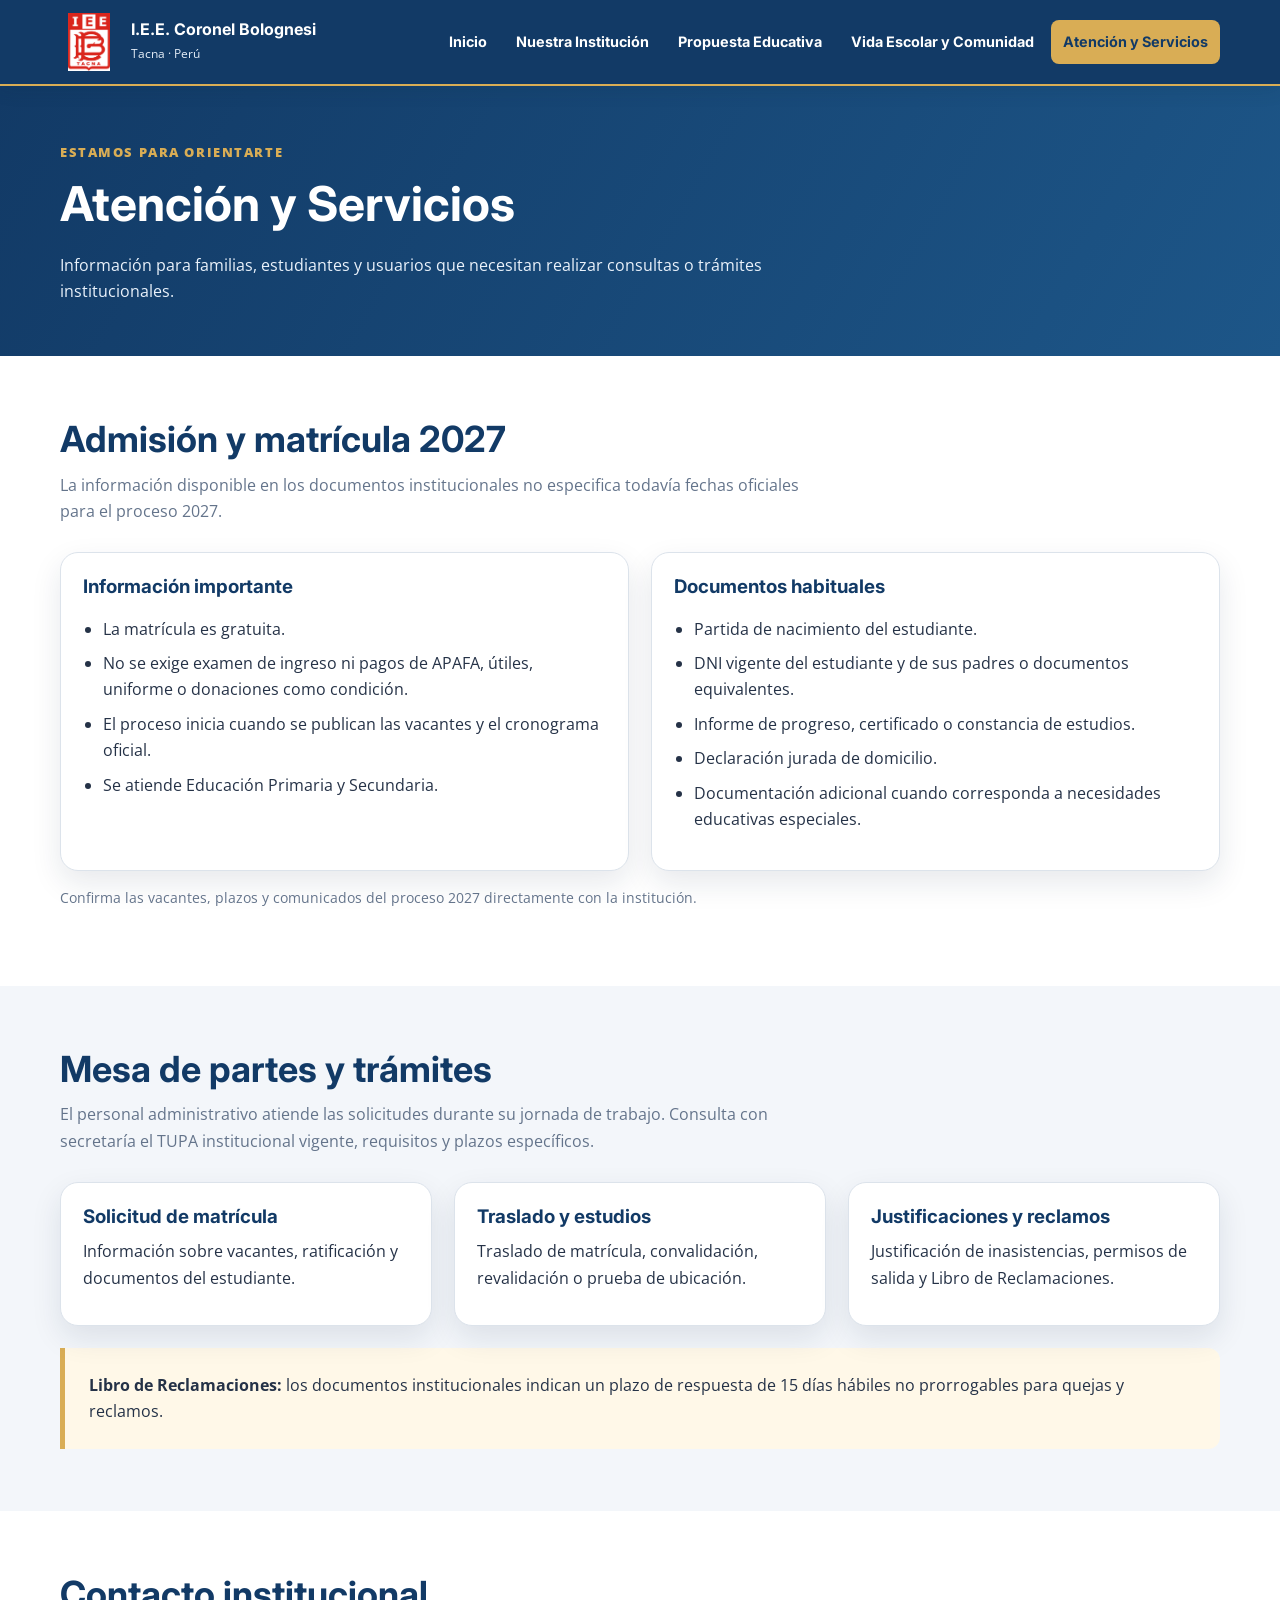
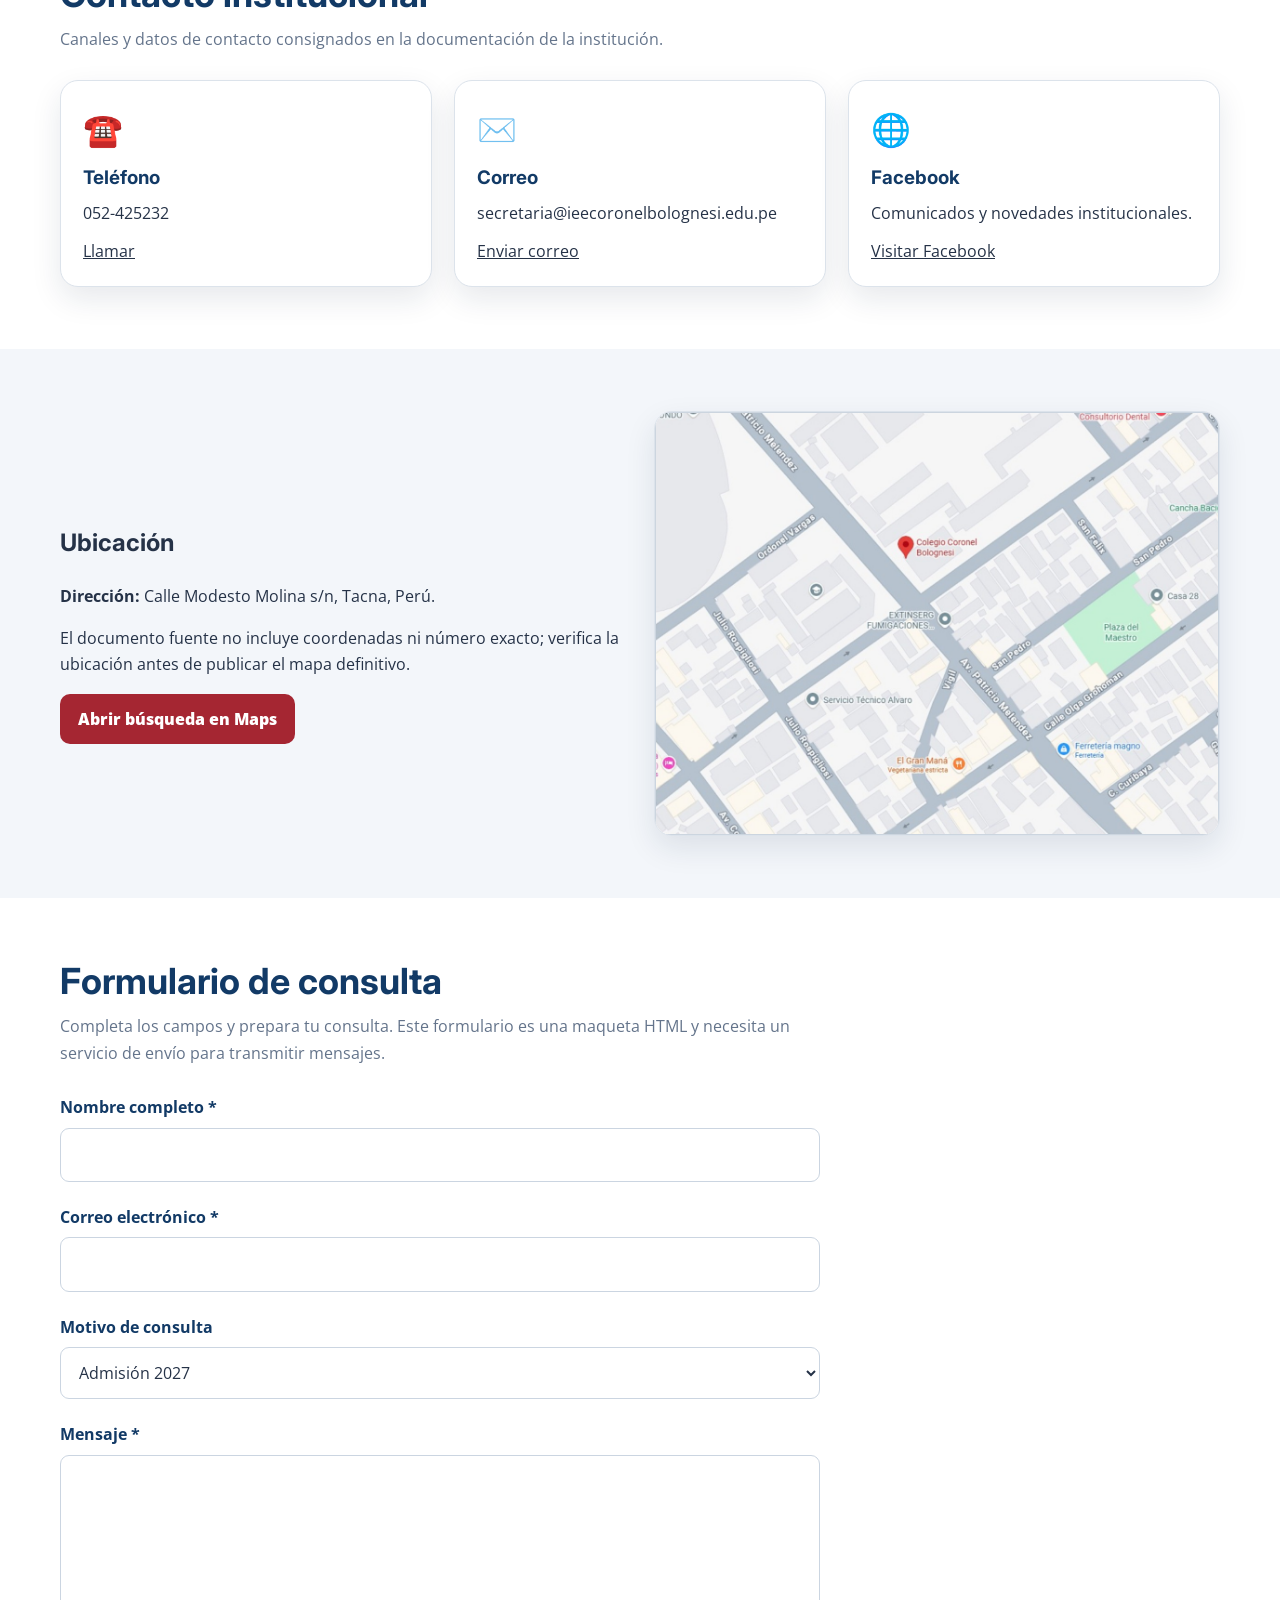
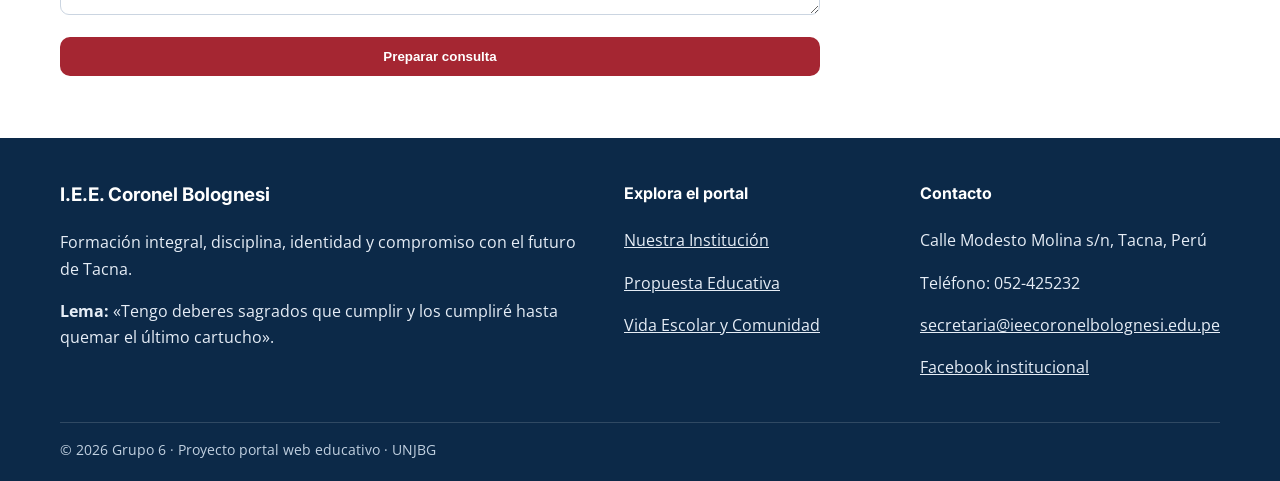
<file: contacto.html>
<!DOCTYPE html>
<html lang="es">
<head>
  <meta charset="UTF-8">
  <meta name="viewport" content="width=device-width, initial-scale=1.0">
  <meta name="description" content="Portal web educativo de la Institución Educativa Emblemática Coronel Bolognesi de Tacna.">
  <title>Atención y Servicios | I.E.E. Coronel Bolognesi</title>
  <link rel="preconnect" href="https://fonts.googleapis.com">
  <link rel="preconnect" href="https://fonts.gstatic.com" crossorigin>
  <link href="https://fonts.googleapis.com/css2?family=Inter:wght@400;500;600;700;800&family=Open+Sans:wght@400;500;600;700&display=swap" rel="stylesheet">
  <link rel="stylesheet" href="estilo.css">
</head>
<body>

  <a class="skip-link" href="#contenido">Saltar al contenido</a>

  <!-- ENCABEZADO -->
  <header class="site-header">
    <div class="container header-inner">
      <a class="brand" href="index.html">
        <img src="img/inicio/escudo-coronel-bolognesi.png" alt="Logotipo oficial del Colegio Emblemático Coronel Bolognesi">
        <span><strong>I.E.E. Coronel Bolognesi</strong><small>Tacna · Perú</small></span>
      </a>
      <button class="menu-toggle" type="button" aria-expanded="false" aria-controls="menu-principal" onclick="const n=document.getElementById('menu-principal');n.classList.toggle('open');this.setAttribute('aria-expanded',n.classList.contains('open'))">☰ Menú</button>
      <nav class="nav" id="menu-principal" aria-label="Navegación principal">
        <a href="index.html">Inicio</a>
        <a href="institucion.html">Nuestra Institución</a>
        <a href="propuesta.html">Propuesta Educativa</a>
        <a href="actividades.html">Vida Escolar y Comunidad</a>
        <a href="contacto.html" class="active" aria-current="page">Atención y Servicios</a>
      </nav>
    </div>
  </header>

  <!-- CONTENIDO PRINCIPAL (INICIO) -->
  <main id="contenido">

    <!-- Hero Section -->
    <section class="page-hero">
      <div class="container">
        <span class="eyebrow">Estamos para orientarte</span>
        <h1>Atención y Servicios</h1>
        <p>Información para familias, estudiantes y usuarios que necesitan realizar consultas o trámites institucionales.</p>
      </div>
    </section>

    <!-- Admisión y Matrícula -->
    <section class="section" id="admission">
      <div class="container">
        <div class="section-head">
          <h2>Admisión y matrícula 2027</h2>
          <p>La información disponible en los documentos institucionales no especifica todavía fechas oficiales para el proceso 2027.</p>
        </div>
        <div class="grid grid-2">
          <article class="card">
            <div class="card-body">
              <h3>Información importante</h3>
              <ul class="info-list">
                <li>La matrícula es gratuita.</li>
                <li>No se exige examen de ingreso ni pagos de APAFA, útiles, uniforme o donaciones como condición.</li>
                <li>El proceso inicia cuando se publican las vacantes y el cronograma oficial.</li>
                <li>Se atiende Educación Primaria y Secundaria.</li>
              </ul>
            </div>
          </article>
          <article class="card">
            <div class="card-body">
              <h3>Documentos habituales</h3>
              <ul class="info-list">
                <li>Partida de nacimiento del estudiante.</li>
                <li>DNI vigente del estudiante y de sus padres o documentos equivalentes.</li>
                <li>Informe de progreso, certificado o constancia de estudios.</li>
                <li>Declaración jurada de domicilio.</li>
                <li>Documentación adicional cuando corresponda a necesidades educativas especiales.</li>
              </ul>
            </div>
          </article>
        </div>
        <p class="notice">Confirma las vacantes, plazos y comunicados del proceso 2027 directamente con la institución.</p>
      </div>
    </section>

    <!-- Mesa de Partes -->
    <section class="section alt" id="mesa-partes">
      <div class="container">
        <div class="section-head">
          <h2>Mesa de partes y trámites</h2>
          <p>El personal administrativo atiende las solicitudes durante su jornada de trabajo. Consulta con secretaría el TUPA institucional vigente, requisitos y plazos específicos.</p>
        </div>
        <div class="grid grid-3">
          <article class="card">
            <div class="card-body">
              <h3>Solicitud de matrícula</h3>
              <p>Información sobre vacantes, ratificación y documentos del estudiante.</p>
            </div>
          </article>
          <article class="card">
            <div class="card-body">
              <h3>Traslado y estudios</h3>
              <p>Traslado de matrícula, convalidación, revalidación o prueba de ubicación.</p>
            </div>
          </article>
          <article class="card">
            <div class="card-body">
              <h3>Justificaciones y reclamos</h3>
              <p>Justificación de inasistencias, permisos de salida y Libro de Reclamaciones.</p>
            </div>
          </article>
        </div>
        <div class="callout" style="margin-top:22px">
          <strong>Libro de Reclamaciones:</strong> los documentos institucionales indican un plazo de respuesta de 15 días hábiles no prorrogables para quejas y reclamos.
        </div>
      </div>
    </section>

    <!-- Contacto Directo -->
    <section class="section">
      <div class="container">
        <div class="section-head">
          <h2>Contacto institucional</h2>
          <p>Canales y datos de contacto consignados en la documentación de la institución.</p>
        </div>
        <div class="grid grid-3">
          <article class="card">
            <div class="card-body">
              <div class="quick-icon">☎️</div>
              <h3>Teléfono</h3>
              <p>052-425232</p>
              <a href="tel:+5152425232">Llamar</a>
            </div>
          </article>
          <article class="card">
            <div class="card-body">
              <div class="quick-icon">✉️</div>
              <h3>Correo</h3>
              <p>secretaria@ieecoronelbolognesi.edu.pe</p>
              <a href="mailto:secretaria@ieecoronelbolognesi.edu.pe">Enviar correo</a>
            </div>
          </article>
          <article class="card">
            <div class="card-body">
              <div class="quick-icon">🌐</div>
              <h3>Facebook</h3>
              <p>Comunicados y novedades institucionales.</p>
              <a href="https://www.facebook.com/I.E.E.CoronelBolognesi" target="_blank" rel="noopener">Visitar Facebook</a>
            </div>
          </article>
        </div>
      </div>
    </section>

    <!-- Ubicación Geográfica -->
    <section class="section alt">
      <div class="container two-col">
        <div>
          <h2>Ubicación</h2>
          <p><strong>Dirección:</strong> Calle Modesto Molina s/n, Tacna, Perú.</p>
          <p>El documento fuente no incluye coordenadas ni número exacto; verifica la ubicación antes de publicar el mapa definitivo.</p>
          <a class="btn" href="https://maps.app.goo.gl/EHsFMD7TuNHqYtJEA" target="_blank" rel="noopener">Abrir búsqueda en Maps</a>
        </div>
        <div class="card">
          <img src="img/contacto/mapa-colegio-coronel-bolognesi.jpg" alt="Mapa de ubicación de la institución" style="aspect-ratio:4/3;border:1px solid #ccd5df;box-shadow:0 5px 16px #102a4318" onerror="this.outerHTML='<div class=&quot;placeholder&quot; style=&quot;aspect-ratio:4/3&quot;>Añadir captura verificada del mapa: mapa-colegio-coronel-bolognesi.jpg</div>'">
        </div>
      </div>
    </section>

    <!-- Formulario de Consulta -->
    <section class="section">
      <div class="container">
        <div class="section-head">
          <h2>Formulario de consulta</h2>
          <p>Completa los campos y prepara tu consulta. Este formulario es una maqueta HTML y necesita un servicio de envío para transmitir mensajes.</p>
        </div>
        <form class="contact-form" action="#" method="post" novalidate>
          <div class="form-field">
            <label for="nombre"><strong>Nombre completo *</strong></label>
            <input id="nombre" name="nombre" type="text" autocomplete="name" minlength="3" required aria-describedby="error-nombre">
            <span class="error-tooltip" id="error-nombre" role="status">Escribe tu nombre (mínimo 3 caracteres).</span>
          </div>
          <div class="form-field">
            <label for="correo"><strong>Correo electrónico *</strong></label>
            <input id="correo" name="correo" type="email" autocomplete="email" required aria-describedby="error-correo">
            <span class="error-tooltip" id="error-correo" role="status">Ingresa un correo electrónico válido.</span>
          </div>
          <div class="form-field">
            <label for="motivo"><strong>Motivo de consulta</strong></label>
            <select id="motivo" name="motivo">
              <option>Admisión 2027</option>
              <option>Trámites</option>
              <option>Mesa de Partes</option>
              <option>Consulta general</option>
            </select>
          </div>
          <div class="form-field">
            <label for="mensaje"><strong>Mensaje *</strong></label>
            <textarea id="mensaje" name="mensaje" rows="5" minlength="10" required aria-describedby="error-mensaje"></textarea>
            <span class="error-tooltip" id="error-mensaje" role="status">Escribe tu mensaje (mínimo 10 caracteres).</span>
          </div>
          <button class="btn" type="submit">Preparar consulta</button>
        </form>
      </div>
    </section>

  </main>
  <!-- CONTENIDO PRINCIPAL (FIN) -->

    <!-- PIE DE PÁGINA -->
  <footer class="footer">
    <div class="container">
      <div class="footer-grid">
        <div>
          <h3>I.E.E. Coronel Bolognesi</h3>
          <p>Formación integral, disciplina, identidad y compromiso con el futuro de Tacna.</p>
          <p><strong>Lema:</strong> «Tengo deberes sagrados que cumplir y los cumpliré hasta quemar el último cartucho».</p>
        </div>
        <div>
          <h4>Explora el portal</h4>
          <p><a href="institucion.html">Nuestra Institución</a></p>
          <p><a href="propuesta.html">Propuesta Educativa</a></p>
          <p><a href="actividades.html">Vida Escolar y Comunidad</a></p>
        </div>
        <div>
          <h4>Contacto</h4>
          <p>Calle Modesto Molina s/n, Tacna, Perú</p>
          <p>Teléfono: 052-425232</p>
          <p><a href="mailto:secretaria@ieecoronelbolognesi.edu.pe">secretaria@ieecoronelbolognesi.edu.pe</a></p>
          <p><a href="https://facebook.com" target="_blank" rel="noopener">Facebook institucional</a></p>
        </div>
      </div>
      <div class="footer-bottom">
        © 2026 Grupo 6 · Proyecto portal web educativo · UNJBG
      </div>
    </div>
  </footer>


  <script>
    // Validación visual personalizada: evita los globos nativos del navegador.
    document.querySelectorAll('.contact-form').forEach((form) => {
      const fields = Array.from(form.querySelectorAll('input, textarea'));

      function updateField(field) {
        const invalid = !field.checkValidity();
        field.classList.toggle('is-invalid', invalid && field.dataset.validationAttempted === 'true');
        field.setAttribute('aria-invalid', String(invalid && field.dataset.validationAttempted === 'true'));
      }

      fields.forEach((field) => {
        field.addEventListener('input', () => updateField(field));
        field.addEventListener('change', () => updateField(field));
      });

      form.addEventListener('submit', (event) => {
        let firstInvalid = null;
        fields.forEach((field) => {
          field.dataset.validationAttempted = 'true';
          updateField(field);
          if (!field.checkValidity() && !firstInvalid) firstInvalid = field;
        });
        if (firstInvalid) {
          event.preventDefault();
          firstInvalid.focus();
        }
      });
    });
  </script>
</body>
</html>
</file>
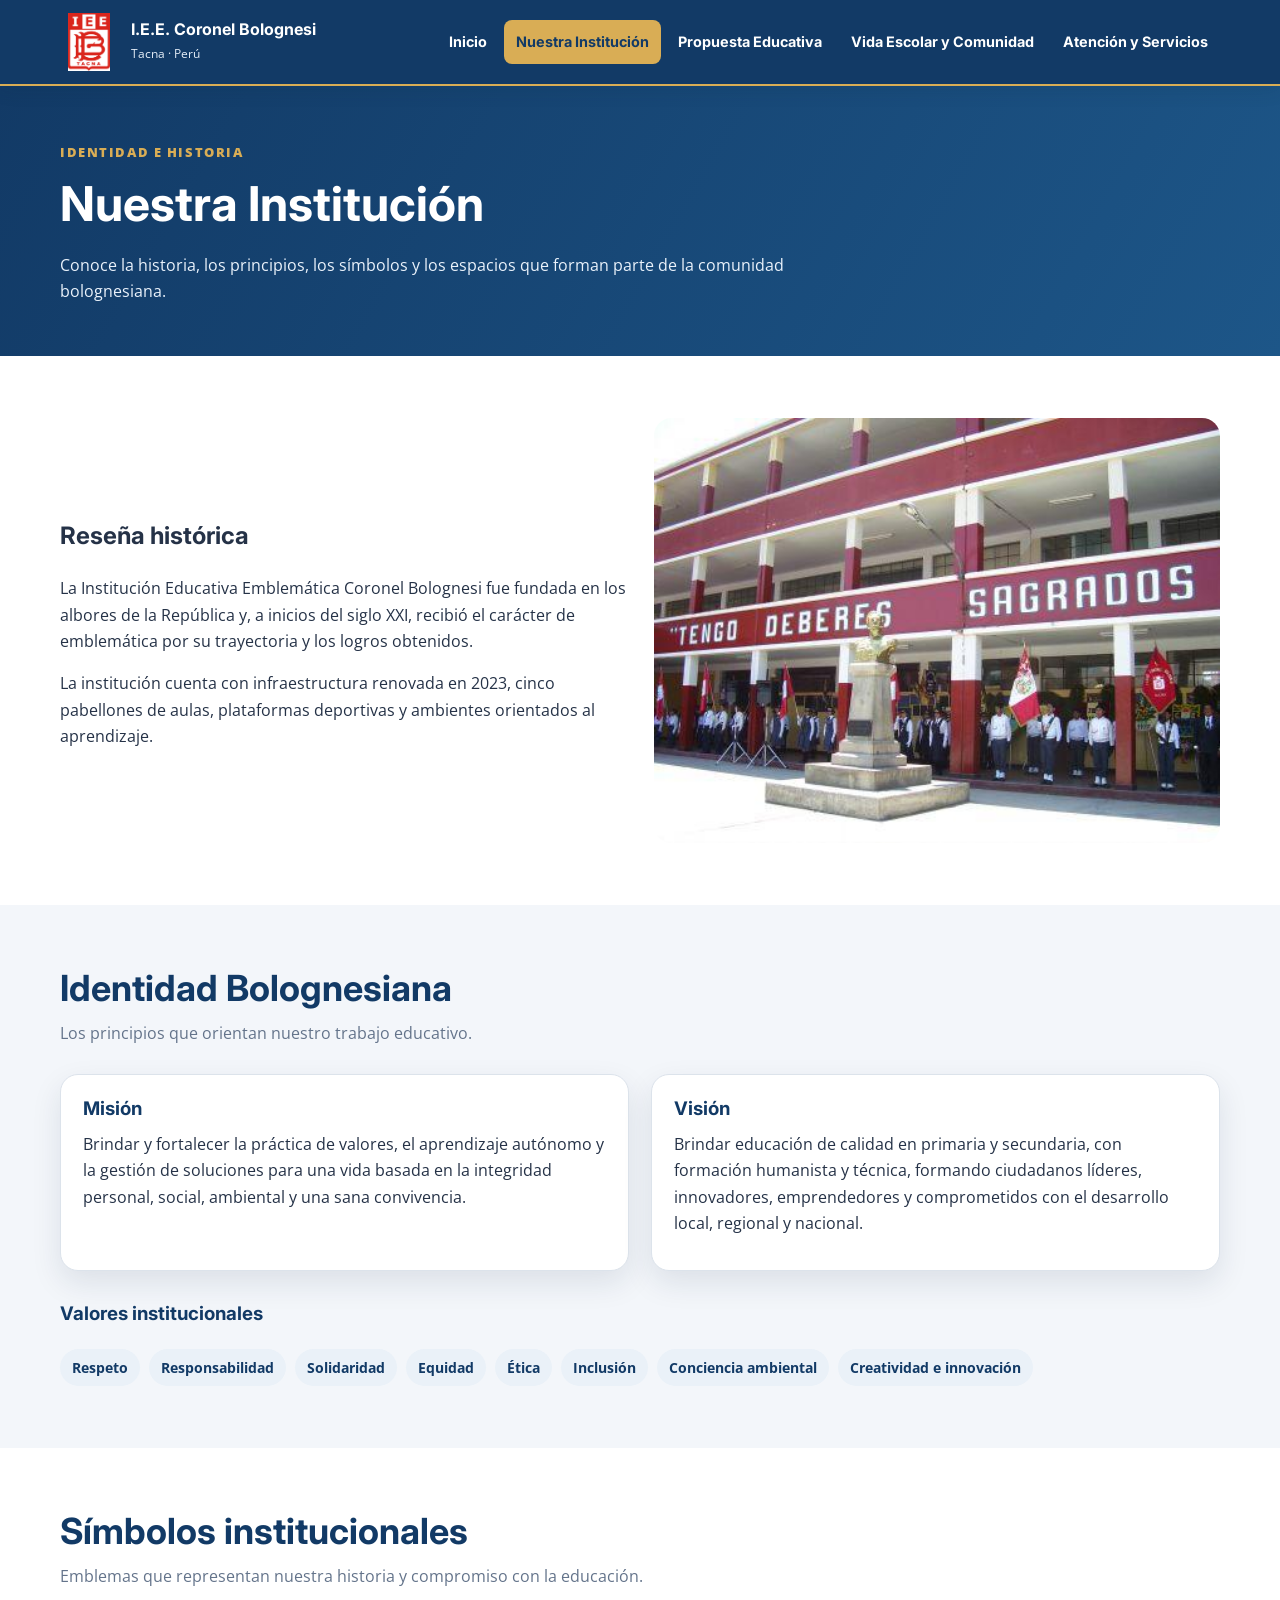
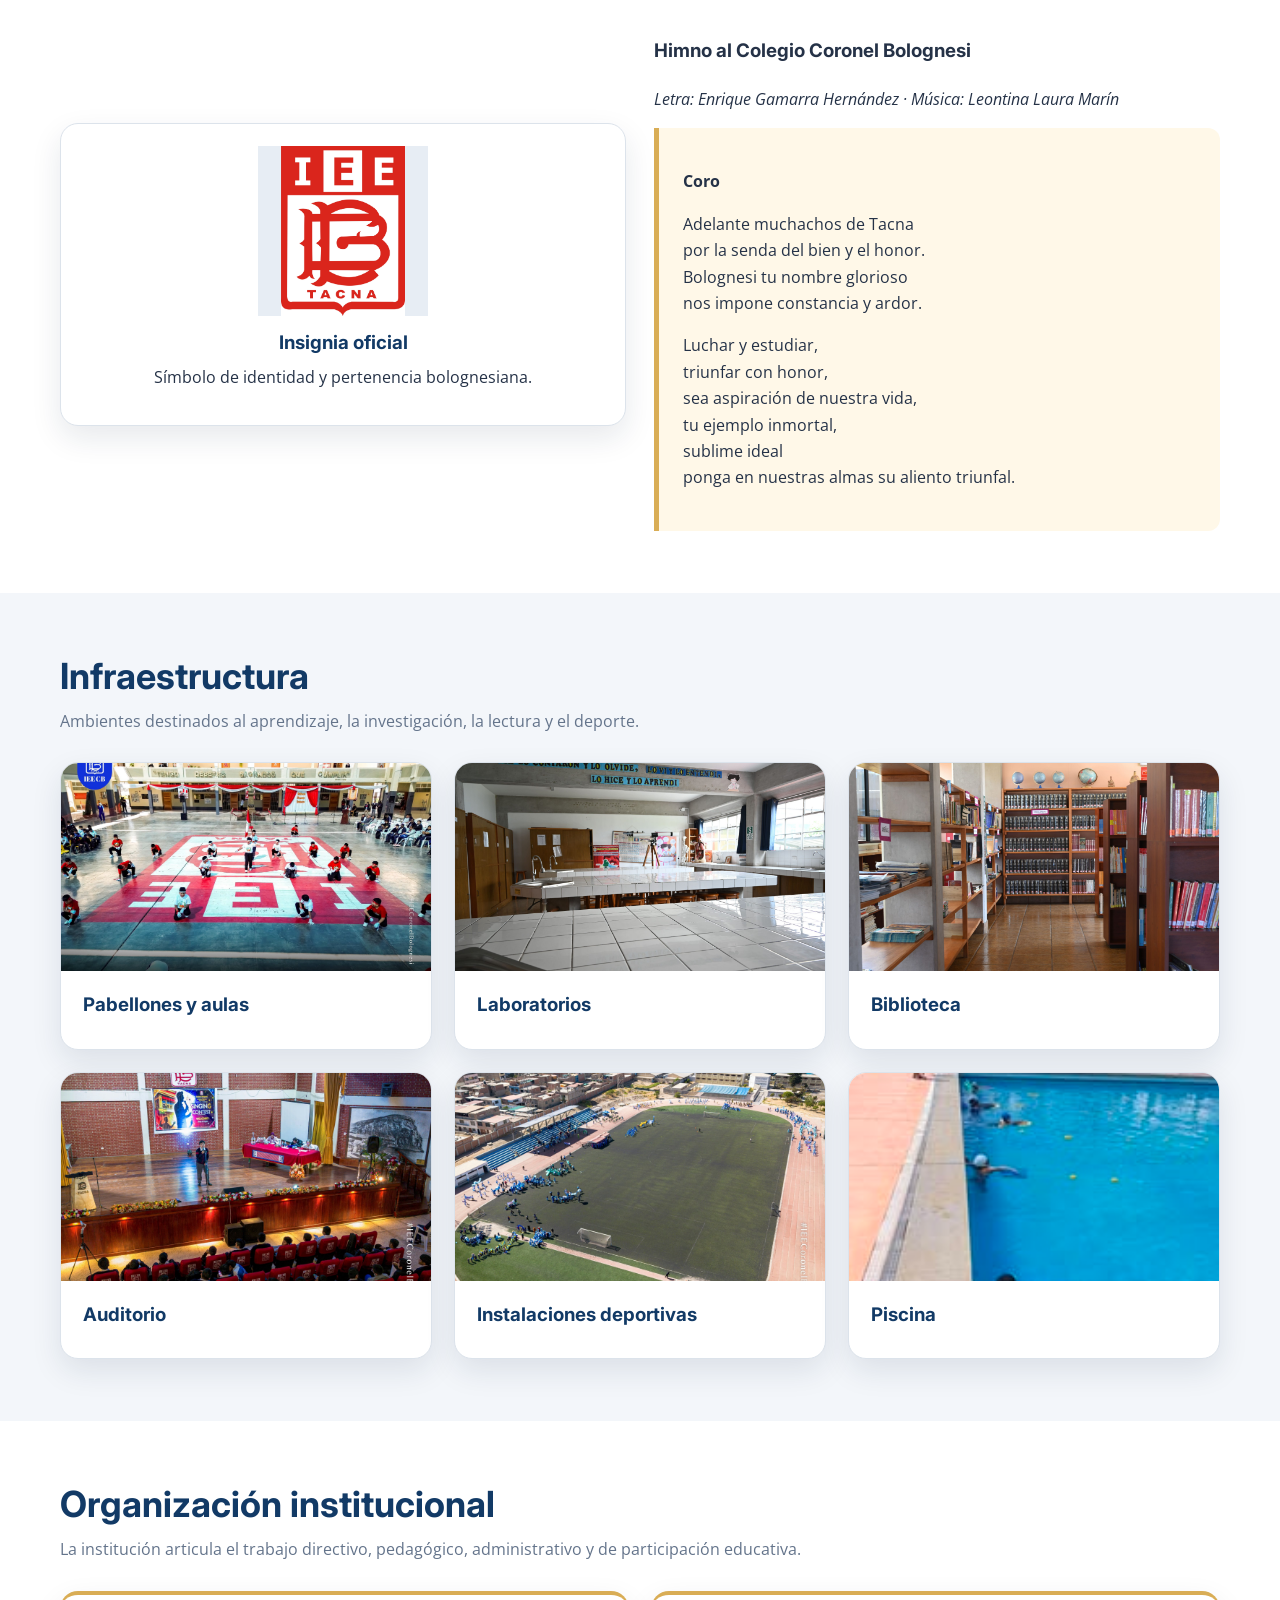
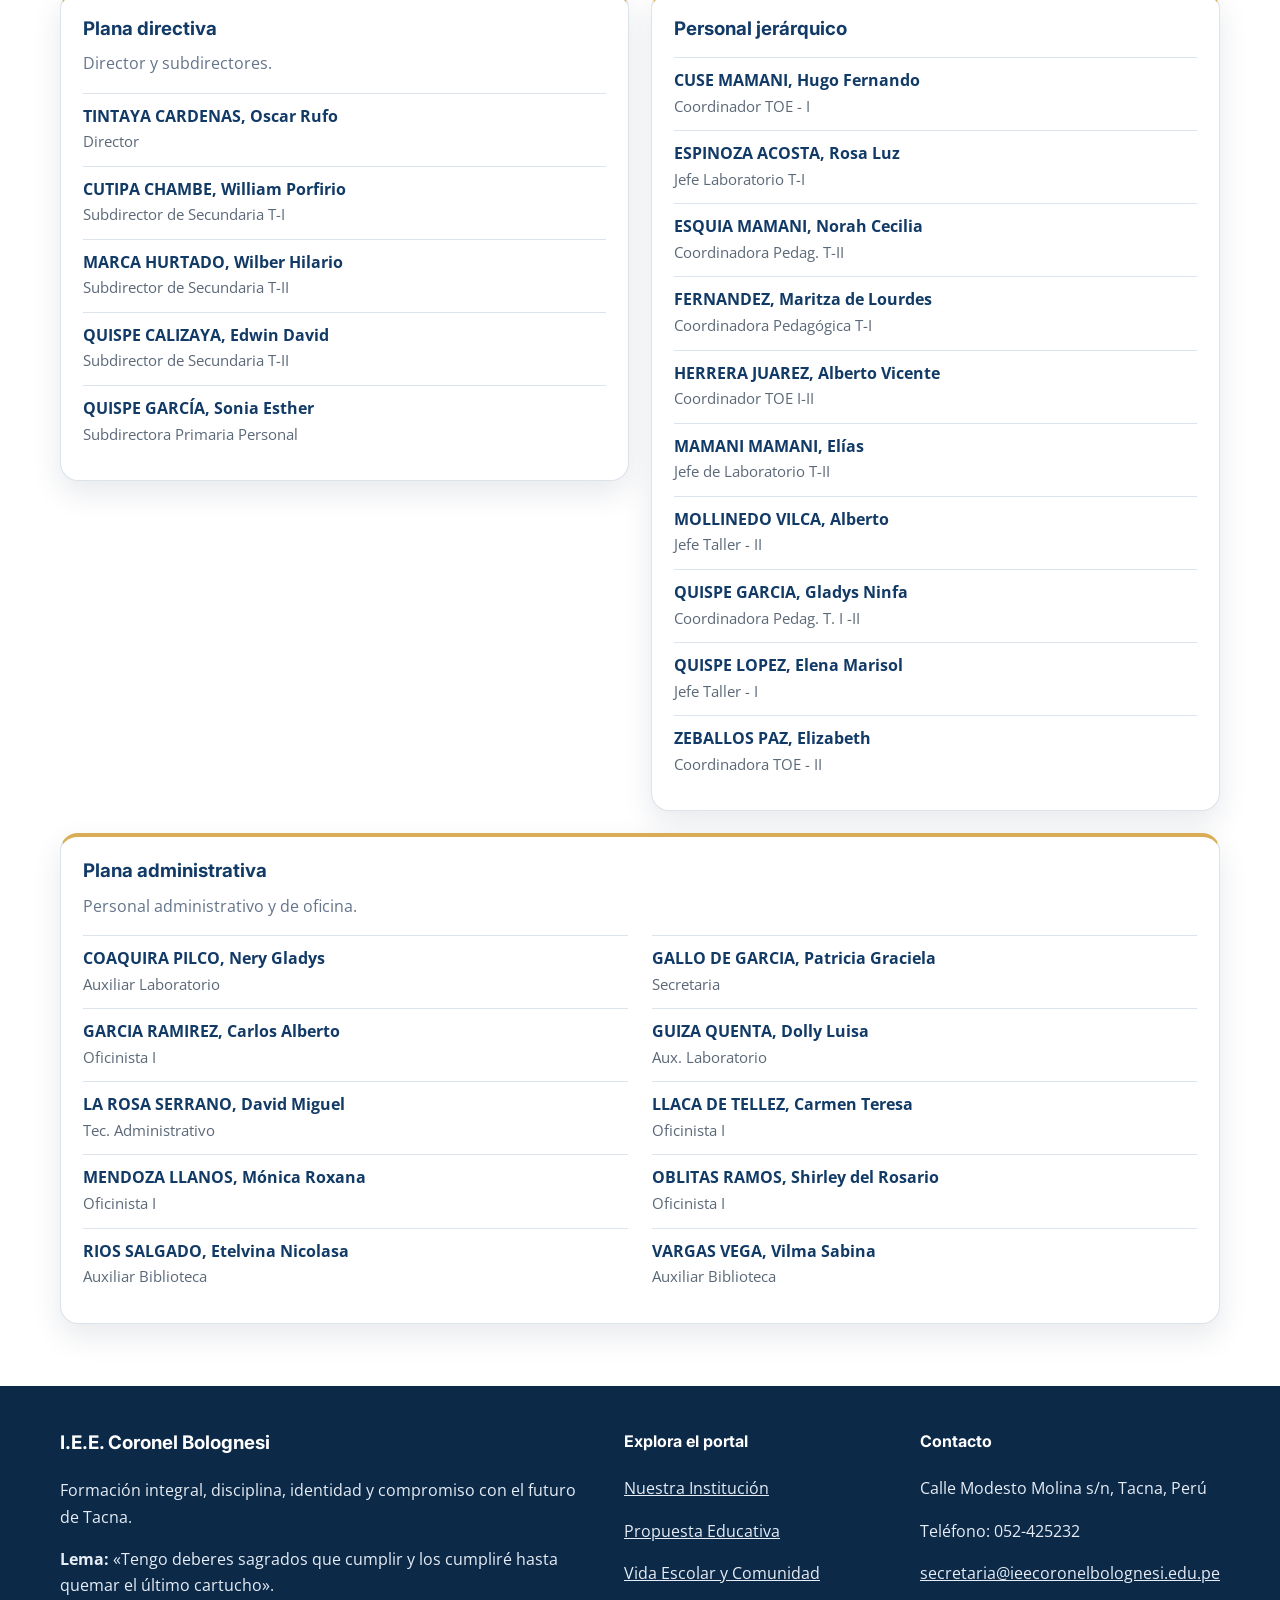
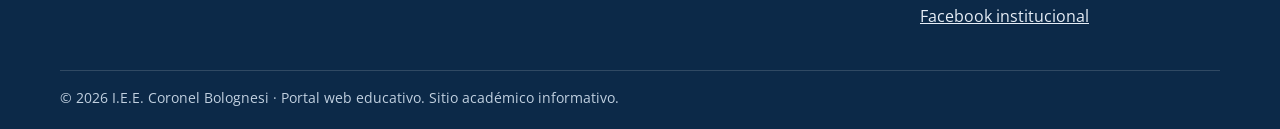
<file: institucion.html>
<!DOCTYPE html>
<html lang="es">
<head>
  <meta charset="UTF-8">
  <meta name="viewport" content="width=device-width, initial-scale=1.0">
  <meta name="description" content="Portal web educativo de la Institución Educativa Emblemática Coronel Bolognesi de Tacna.">
  <title>Nuestra Institución | I.E.E. Coronel Bolognesi</title>
  <link rel="preconnect" href="https://fonts.googleapis.com">
  <link rel="preconnect" href="https://fonts.gstatic.com" crossorigin>
  <link href="https://fonts.googleapis.com/css2?family=Inter:wght@400;500;600;700;800&family=Open+Sans:wght@400;500;600;700&display=swap" rel="stylesheet">
  <link rel="stylesheet" href="estilo.css">
</head>
<body>

  <a class="skip-link" href="#contenido">Saltar al contenido</a>

  <!-- ENCABEZADO -->
  <header class="site-header">
    <div class="container header-inner">
      <a class="brand" href="index.html">
        <img src="img/inicio/escudo-coronel-bolognesi.png" alt="Logotipo oficial del Colegio Emblemático Coronel Bolognesi">
        <span><strong>I.E.E. Coronel Bolognesi</strong><small>Tacna · Perú</small></span>
      </a>
      <button class="menu-toggle" type="button" aria-expanded="false" aria-controls="menu-principal" onclick="const n=document.getElementById('menu-principal');n.classList.toggle('open');this.setAttribute('aria-expanded',n.classList.contains('open'))">☰ Menú</button>
      <nav class="nav" id="menu-principal" aria-label="Navegación principal">
        <a href="index.html">Inicio</a>
        <a href="institucion.html" class="active" aria-current="page">Nuestra Institución</a>
        <a href="propuesta.html">Propuesta Educativa</a>
        <a href="actividades.html">Vida Escolar y Comunidad</a>
        <a href="contacto.html">Atención y Servicios</a>
      </nav>
    </div>
  </header>

  <!-- CONTENIDO PRINCIPAL (INICIO) -->
  <main id="contenido">

    <!-- Hero Section -->
    <section class="page-hero">
      <div class="container">
        <span class="eyebrow">Identidad e historia</span>
        <h1>Nuestra Institución</h1>
        <p>Conoce la historia, los principios, los símbolos y los espacios que forman parte de la comunidad bolognesiana.</p>
      </div>
    </section>

    <!-- Reseña Histórica -->
    <section class="section">
      <div class="container two-col">
        <div>
          <h2>Reseña histórica</h2>
          <p>La Institución Educativa Emblemática Coronel Bolognesi fue fundada en los albores de la República y, a inicios del siglo XXI, recibió el carácter de emblemática por su trayectoria y los logros obtenidos.</p>
          <p>La institución cuenta con infraestructura renovada en 2023, cinco pabellones de aulas, plataformas deportivas y ambientes orientados al aprendizaje.</p>
        </div>
        <img class="feature-img" src="img/institucion/Reseña.jpg" alt="Reseña historica del colegio" onerror="this.outerHTML='<div class=&quot;placeholder feature-img&quot;>Añadir imagen:Reseña.jpg</div>'">
      </div>
    </section>


    <!-- Identidad Bolognesiana -->
    <section class="section alt">
      <div class="container">
        <div class="section-head">
          <h2>Identidad Bolognesiana</h2>
          <p>Los principios que orientan nuestro trabajo educativo.</p>
        </div>
        <div class="grid grid-2">
          <article class="card">
            <div class="card-body">
              <h3>Misión</h3>
              <p>Brindar y fortalecer la práctica de valores, el aprendizaje autónomo y la gestión de soluciones para una vida basada en la integridad personal, social, ambiental y una sana convivencia.</p>
            </div>
          </article>
          <article class="card">
            <div class="card-body">
              <h3>Visión</h3>
              <p>Brindar educación de calidad en primaria y secundaria, con formación humanista y técnica, formando ciudadanos líderes, innovadores, emprendedores y comprometidos con el desarrollo local, regional y nacional.</p>
            </div>
          </article>
        </div>
        
        <h3 style="margin-top:28px;color:var(--azul)">Valores institucionales</h3>
        <div class="pill-list">
          <span class="pill">Respeto</span>
          <span class="pill">Responsabilidad</span>
          <span class="pill">Solidaridad</span>
          <span class="pill">Equidad</span>
          <span class="pill">Ética</span>
          <span class="pill">Inclusión</span>
          <span class="pill">Conciencia ambiental</span>
          <span class="pill">Creatividad e innovación</span>
        </div>
      </div>
    </section>

    <!-- Símbolos Institucionales -->
    <section class="section">
      <div class="container">
        <div class="section-head">
          <h2>Símbolos institucionales</h2>
          <p>Emblemas que representan nuestra historia y compromiso con la educación.</p>
        </div>
        <div class="two-col">
          <article class="card">
            <div class="card-body symbol-card">
              <img src="img/institucion/insignia-oficial.jpg" alt="Insignia oficial del colegio" onerror="this.outerHTML='<div class=&quot;placeholder&quot;>Añadir imagen: insignia-oficial.jpg</div>'">
              <h3>Insignia oficial</h3>
              <p>Símbolo de identidad y pertenencia bolognesiana.</p>
            </div>
          </article>
          <div class="hymn-content">
            <h3>Himno al Colegio Coronel Bolognesi</h3>
            <p><em>Letra: Enrique Gamarra Hernández · Música: Leontina Laura Marín</em></p>
            <div class="callout himno-coro">
              <p><strong>Coro</strong></p>
              <p>
                Adelante muchachos de Tacna<br>
                por la senda del bien y el honor.<br>
                Bolognesi tu nombre glorioso<br>
                nos impone constancia y ardor.
              </p>
              <p>
                Luchar y estudiar,<br>
                triunfar con honor,<br>
                sea aspiración de nuestra vida,<br>
                tu ejemplo inmortal,<br>
                sublime ideal<br>
                ponga en nuestras almas su aliento triunfal.
              </p>
            </div>
          </div>
        </div>
      </div>
    </section>

    <!-- Infraestructura -->
    <section class="section alt">
      <div class="container">
        <div class="section-head">
          <h2>Infraestructura</h2>
          <p>Ambientes destinados al aprendizaje, la investigación, la lectura y el deporte.</p>
        </div>
        <div class="grid grid-3">
          <article class="card">
            <img src="img/institucion/pabellones-y-aulas.jpg" alt="Pabellones y aulas" onerror="this.outerHTML='<div class=&quot;placeholder&quot;>pabellones-y-aulas.jpg</div>'">
            <div class="card-body"><h3>Pabellones y aulas</h3></div>
          </article>
          <article class="card">
            <img src="img/institucion/laboratorios-ciencias.jpg" alt="Laboratorios de ciencias" onerror="this.outerHTML='<div class=&quot;placeholder&quot;>laboratorios-ciencias.jpg</div>'">
            <div class="card-body"><h3>Laboratorios</h3></div>
          </article>
          <article class="card">
            <img src="img/institucion/biblioteca-escolar.jpg" alt="Biblioteca escolar" onerror="this.outerHTML='<div class=&quot;placeholder&quot;>biblioteca-escolar.jpg</div>'">
            <div class="card-body"><h3>Biblioteca</h3></div>
          </article>
          <article class="card">
            <img src="img/institucion/auditorio.jpg" alt="Auditorio" onerror="this.outerHTML='<div class=&quot;placeholder&quot;>auditorio.jpg</div>'">
            <div class="card-body"><h3>Auditorio</h3></div>
          </article>
          <article class="card">
            <img src="img/institucion/instalaciones-deportivas.jpg" alt="Instalaciones deportivas" onerror="this.outerHTML='<div class=&quot;placeholder&quot;>instalaciones-deportivas.jpg</div>'">
            <div class="card-body"><h3>Instalaciones deportivas</h3></div>
          </article>
          <article class="card">
            <img src="img/institucion/piscina-escolar.jpg" alt="Piscina escolar" onerror="this.outerHTML='<div class=&quot;placeholder&quot;>piscina-escolar.jpg</div>'">
            <div class="card-body"><h3>Piscina</h3></div>
          </article>
        </div>
      </div>
    </section>

    <!-- Organización Institucional -->
    <section class="section">
      <div class="container">
        <div class="section-head">
          <h2>Organización institucional</h2>
          <p>La institución articula el trabajo directivo, pedagógico, administrativo y de participación educativa.</p>
        </div>
        <div class="organization-grid">
          <section class="card organization-card">
            <div class="card-body">
              <h3>Plana directiva</h3>
              <p class="organization-intro">Director y subdirectores.</p>
              <ul class="staff-list">
                <li><strong>TINTAYA CARDENAS, Oscar Rufo</strong><span>Director</span></li>
                <li><strong>CUTIPA CHAMBE, William Porfirio</strong><span>Subdirector de Secundaria T-I</span></li>
                <li><strong>MARCA HURTADO, Wilber Hilario</strong><span>Subdirector de Secundaria T-II</span></li>
                <li><strong>QUISPE CALIZAYA, Edwin David</strong><span>Subdirector de Secundaria T-II</span></li>
                <li><strong>QUISPE GARCÍA, Sonia Esther</strong><span>Subdirectora Primaria Personal</span></li>
              </ul>
            </div>
          </section>
          <section class="card organization-card">
            <div class="card-body">
              <h3>Personal jerárquico</h3>
              <ul class="staff-list">
                <li><strong>CUSE MAMANI, Hugo Fernando</strong><span>Coordinador TOE - I</span></li>
                <li><strong>ESPINOZA ACOSTA, Rosa Luz</strong><span>Jefe Laboratorio T-I</span></li>
                <li><strong>ESQUIA MAMANI, Norah Cecilia</strong><span>Coordinadora Pedag. T-II</span></li>
                <li><strong>FERNANDEZ, Maritza de Lourdes</strong><span>Coordinadora Pedagógica T-I</span></li>
                <li><strong>HERRERA JUAREZ, Alberto Vicente</strong><span>Coordinador TOE I-II</span></li>
                <li><strong>MAMANI MAMANI, Elías</strong><span>Jefe de Laboratorio T-II</span></li>
                <li><strong>MOLLINEDO VILCA, Alberto</strong><span>Jefe Taller - II</span></li>
                <li><strong>QUISPE GARCIA, Gladys Ninfa</strong><span>Coordinadora Pedag. T. I -II</span></li>
                <li><strong>QUISPE LOPEZ, Elena Marisol</strong><span>Jefe Taller - I</span></li>
                <li><strong>ZEBALLOS PAZ, Elizabeth</strong><span>Coordinadora TOE - II</span></li>
              </ul>
            </div>
          </section>
          <section class="card organization-card">
            <div class="card-body">
              <h3>Plana administrativa</h3>
              <p class="organization-intro">Personal administrativo y de oficina.</p>
              <ul class="staff-list">
                <li><strong>COAQUIRA PILCO, Nery Gladys</strong><span>Auxiliar Laboratorio</span></li>
                <li><strong>GALLO DE GARCIA, Patricia Graciela</strong><span>Secretaria</span></li>
                <li><strong>GARCIA RAMIREZ, Carlos Alberto</strong><span>Oficinista I</span></li>
                <li><strong>GUIZA QUENTA, Dolly Luisa</strong><span>Aux. Laboratorio</span></li>
                <li><strong>LA ROSA SERRANO, David Miguel</strong><span>Tec. Administrativo</span></li>
                <li><strong>LLACA DE TELLEZ, Carmen Teresa</strong><span>Oficinista I</span></li>
                <li><strong>MENDOZA LLANOS, Mónica Roxana</strong><span>Oficinista I</span></li>
                <li><strong>OBLITAS RAMOS, Shirley del Rosario</strong><span>Oficinista I</span></li>
                <li><strong>RIOS SALGADO, Etelvina Nicolasa</strong><span>Auxiliar Biblioteca</span></li>
                <li><strong>VARGAS VEGA, Vilma Sabina</strong><span>Auxiliar Biblioteca</span></li>
              </ul>
            </div>
          </section>
        </div>
      </div>
    </section>

  </main>
  <!-- CONTENIDO PRINCIPAL (FIN) -->

  <!-- PIE DE PÁGINA -->
  <footer class="footer">
    <div class="container">
      <div class="footer-grid">
        <div>
          <h3>I.E.E. Coronel Bolognesi</h3>
          <p>Formación integral, disciplina, identidad y compromiso con el futuro de Tacna.</p>
          <p><strong>Lema:</strong> «Tengo deberes sagrados que cumplir y los cumpliré hasta quemar el último cartucho».</p>
        </div>
        <div>
          <h4>Explora el portal</h4>
          <p><a href="institucion.html">Nuestra Institución</a></p>
          <p><a href="propuesta.html">Propuesta Educativa</a></p>
          <p><a href="actividades.html">Vida Escolar y Comunidad</a></p>
        </div>
        <div>
          <h4>Contacto</h4>
          <p>Calle Modesto Molina s/n, Tacna, Perú</p>
          <p>Teléfono: 052-425232</p>
          <p><a href="mailto:secretaria@ieecoronelbolognesi.edu.pe">secretaria@ieecoronelbolognesi.edu.pe</a></p>
          <p><a href="https://facebook.com" target="_blank" rel="noopener">Facebook institucional</a></p>
        </div>
      </div>
      <div class="footer-bottom">
        © 2026 I.E.E. Coronel Bolognesi · Portal web educativo. Sitio académico informativo.
      </div>
    </div>
  </footer>

</body>
</html>
</file>
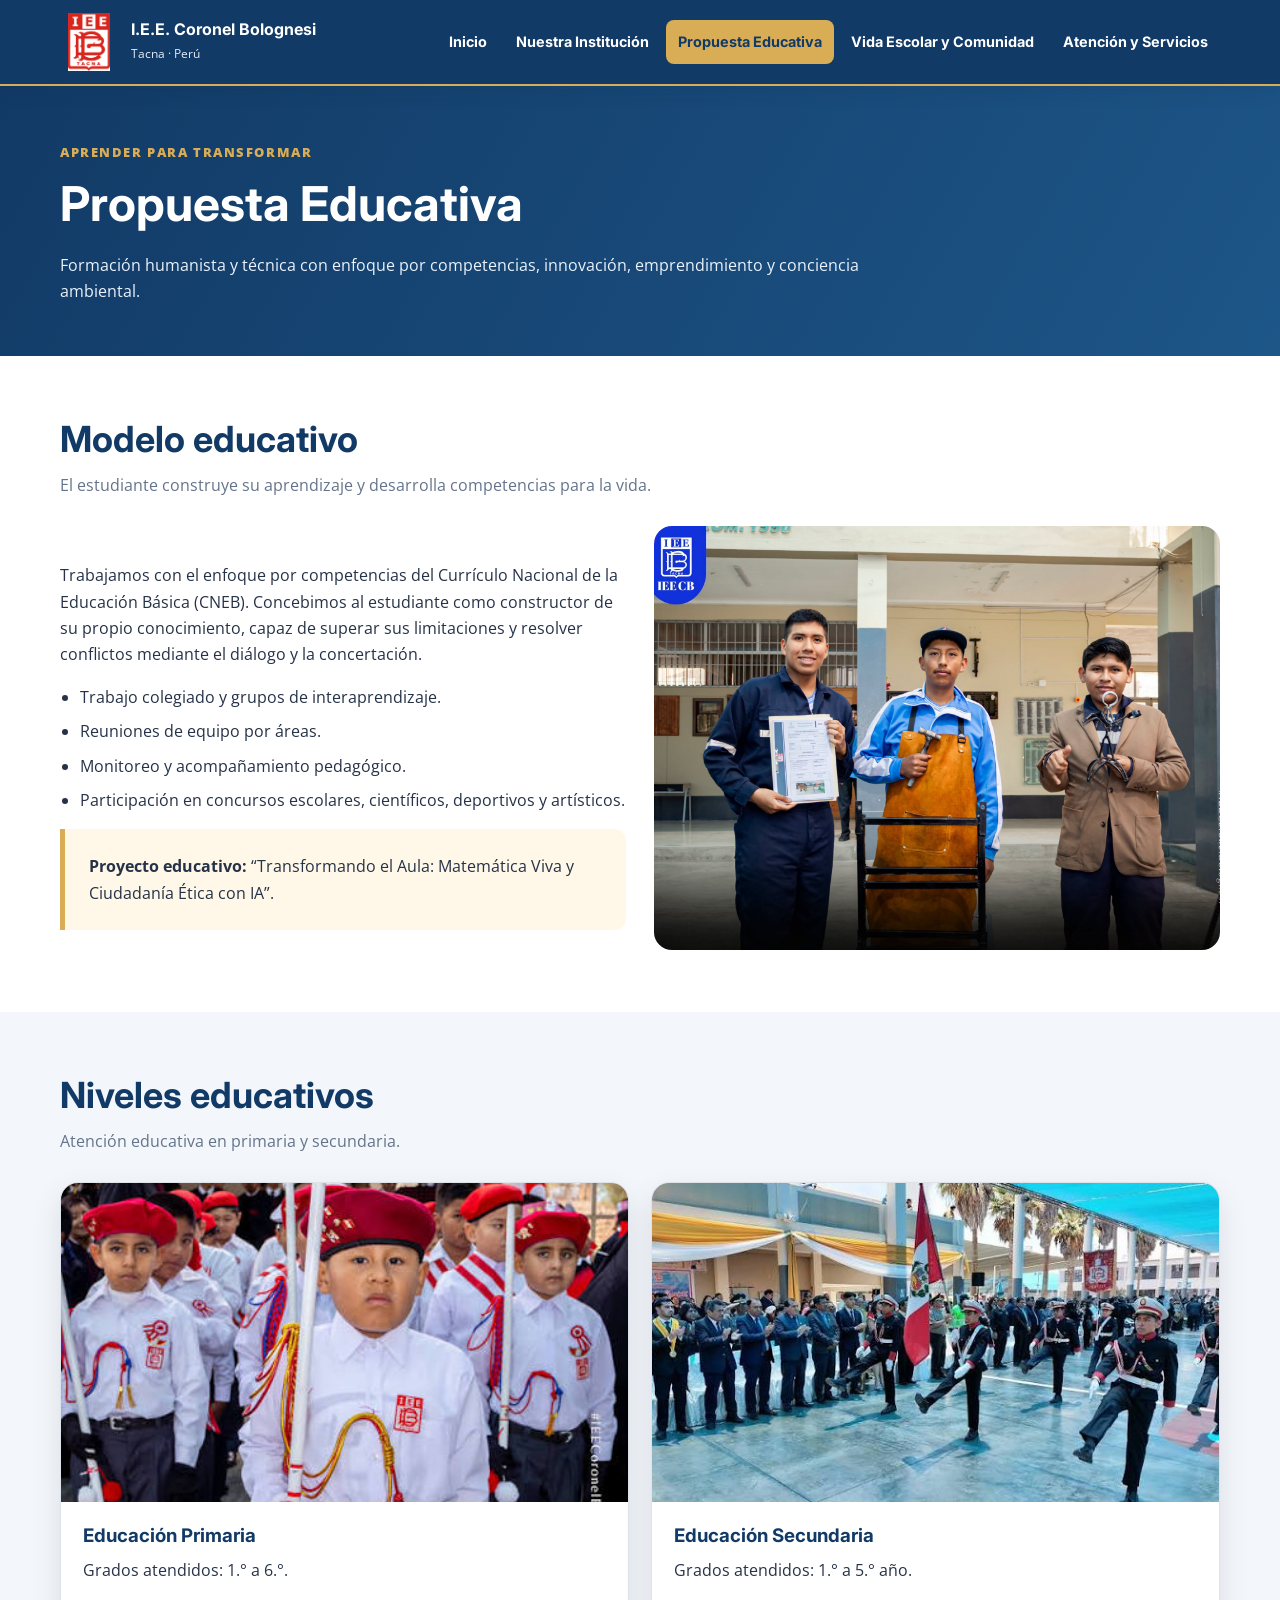
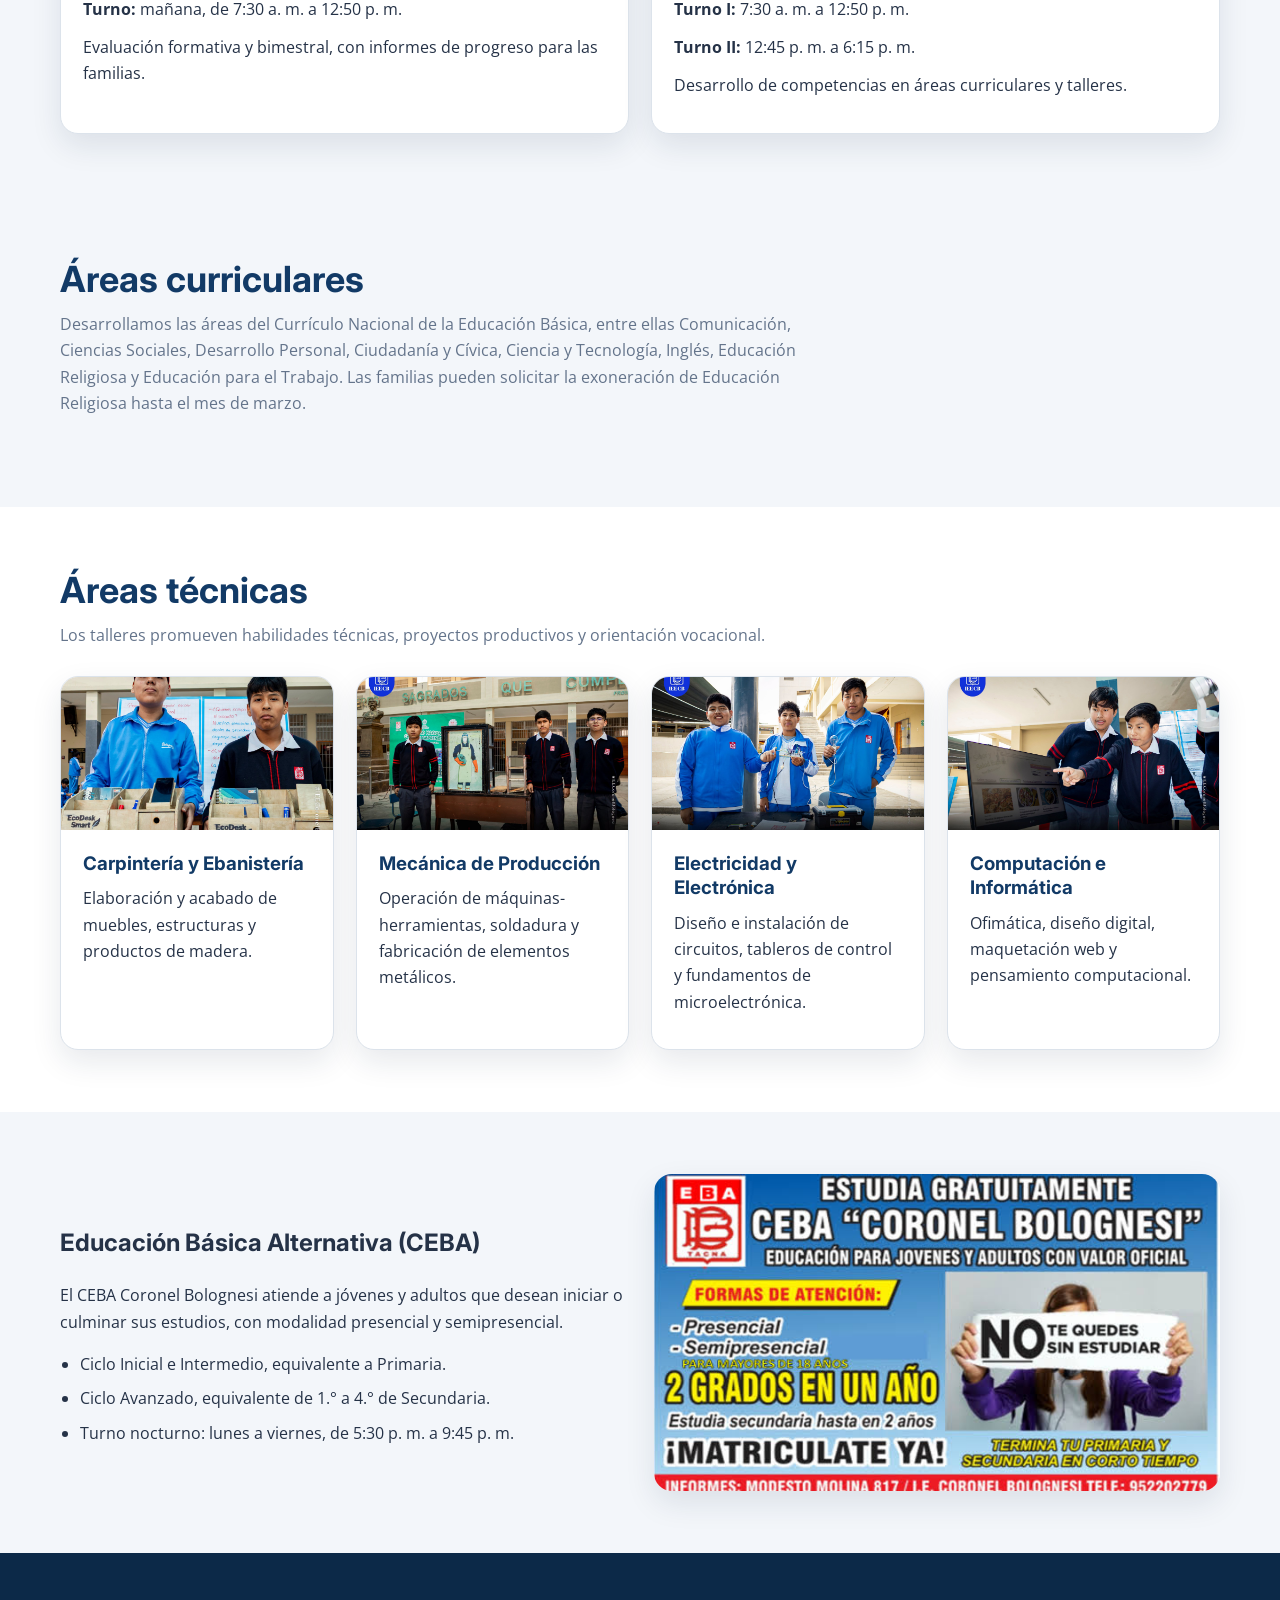
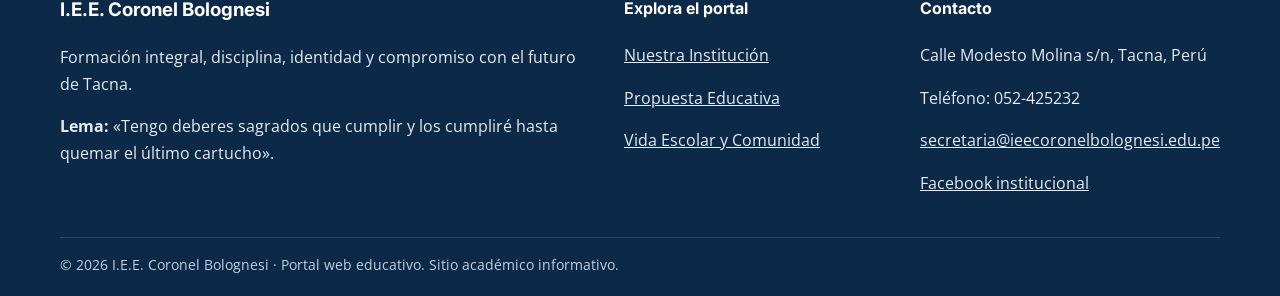
<file: propuesta.html>
<!DOCTYPE html>
<html lang="es">
<head>
  <meta charset="UTF-8">
  <meta name="viewport" content="width=device-width, initial-scale=1.0">
  <meta name="description" content="Portal web educativo de la Institución Educativa Emblemática Coronel Bolognesi de Tacna.">
  <title>Propuesta Educativa | I.E.E. Coronel Bolognesi</title>
  <link rel="preconnect" href="https://fonts.googleapis.com">
  <link rel="preconnect" href="https://fonts.gstatic.com" crossorigin>
  <link href="https://fonts.googleapis.com/css2?family=Inter:wght@400;500;600;700;800&family=Open+Sans:wght@400;500;600;700&display=swap" rel="stylesheet">
  <link rel="stylesheet" href="estilo.css">
</head>
<body>

  <a class="skip-link" href="#contenido">Saltar al contenido</a>

  <!-- ENCABEZADO -->
  <header class="site-header">
    <div class="container header-inner">
      <a class="brand" href="index.html">
        <img src="img/inicio/escudo-coronel-bolognesi.png" alt="Logotipo oficial del Colegio Emblemático Coronel Bolognesi">
        <span><strong>I.E.E. Coronel Bolognesi</strong><small>Tacna · Perú</small></span>
      </a>
      <button class="menu-toggle" type="button" aria-expanded="false" aria-controls="menu-principal" onclick="const n=document.getElementById('menu-principal');n.classList.toggle('open');this.setAttribute('aria-expanded',n.classList.contains('open'))">☰ Menú</button>
      <nav class="nav" id="menu-principal" aria-label="Navegación principal">
        <a href="index.html">Inicio</a>
        <a href="institucion.html">Nuestra Institución</a>
        <a href="propuesta.html" class="active" aria-current="page">Propuesta Educativa</a>
        <a href="actividades.html">Vida Escolar y Comunidad</a>
        <a href="contacto.html">Atención y Servicios</a>
      </nav>
    </div>
  </header>

  <!-- CONTENIDO PRINCIPAL (INICIO) -->
  <main id="contenido">

    <!-- Hero Section -->
    <section class="page-hero">
      <div class="container">
        <span class="eyebrow">Aprender para transformar</span>
        <h1>Propuesta Educativa</h1>
        <p>Formación humanista y técnica con enfoque por competencias, innovación, emprendimiento y conciencia ambiental.</p>
      </div>
    </section>

    <!-- Modelo Educativo -->
    <section class="section">
      <div class="container">
        <div class="section-head">
          <h2>Modelo educativo</h2>
          <p>El estudiante construye su aprendizaje y desarrolla competencias para la vida.</p>
        </div>
        <div class="two-col">
          <div>
            <p>Trabajamos con el enfoque por competencias del Currículo Nacional de la Educación Básica (CNEB). Concebimos al estudiante como constructor de su propio conocimiento, capaz de superar sus limitaciones y resolver conflictos mediante el diálogo y la concertación.</p>
            <ul class="info-list">
              <li>Trabajo colegiado y grupos de interaprendizaje.</li>
              <li>Reuniones de equipo por áreas.</li>
              <li>Monitoreo y acompañamiento pedagógico.</li>
              <li>Participación en concursos escolares, científicos, deportivos y artísticos.</li>
            </ul>
            <div class="callout">
              <strong>Proyecto educativo:</strong> “Transformando el Aula: Matemática Viva y Ciudadanía Ética con IA”.
            </div>
          </div>
          <img class="feature-img" src="img/propuesta/estudiantes-secundaria1.jpg" alt="Estudiantes desarrollando actividades académicas" onerror="this.outerHTML='<div class=&quot;placeholder feature-img&quot;>Añadir imagen: estudiantes-secundaria1.jpg</div>'">
        </div>
      </div>
    </section>

    <!-- Niveles Educativos -->
    <section class="section alt">
      <div class="container">
        <div class="section-head">
          <h2>Niveles educativos</h2>
          <p>Atención educativa en primaria y secundaria.</p>
        </div>
        <div class="grid grid-2">
          <article class="card">
            <img src="img/propuesta/estudiantes-primaria.jpg" alt="Estudiantes de primaria" onerror="this.outerHTML='<div class=&quot;placeholder&quot;>estudiantes-primaria.jpg</div>'">
            <div class="card-body">
              <h3>Educación Primaria</h3>
              <p>Grados atendidos: 1.° a 6.°.</p>
              <p><strong>Turno:</strong> mañana, de 7:30 a. m. a 12:50 p. m.</p>
              <p>Evaluación formativa y bimestral, con informes de progreso para las familias.</p>
            </div>
          </article>
          <article class="card">
            <img src="img/propuesta/estudiantes-secundaria2.jpg" alt="Estudiantes de secundaria" onerror="this.outerHTML='<div class=&quot;placeholder&quot;>estudiantes-secundaria.jpg</div>'">
            <div class="card-body">
              <h3>Educación Secundaria</h3>
              <p>Grados atendidos: 1.° a 5.° año.</p>
              <p><strong>Turno I:</strong> 7:30 a. m. a 12:50 p. m.</p>
              <p><strong>Turno II:</strong> 12:45 p. m. a 6:15 p. m.</p>
              <p>Desarrollo de competencias en áreas curriculares y talleres.</p>
            </div>
          </article>
        </div>
      </div>
    </section>

    <!-- Áreas curriculares -->
    <section class="section alt" id="areas-curriculares">
      <div class="container">
        <div class="section-head">
          <h2>Áreas curriculares</h2>
          <p>Desarrollamos las áreas del Currículo Nacional de la Educación Básica, entre ellas Comunicación, Ciencias Sociales, Desarrollo Personal, Ciudadanía y Cívica, Ciencia y Tecnología, Inglés, Educación Religiosa y Educación para el Trabajo. Las familias pueden solicitar la exoneración de Educación Religiosa hasta el mes de marzo.</p>
        </div>
      </div>
    </section>

    <!-- Áreas técnicas -->
    <section class="section">
      <div class="container">
        <div class="section-head">
          <h2>Áreas técnicas</h2>
          <p>Los talleres promueven habilidades técnicas, proyectos productivos y orientación vocacional.</p>
        </div>
        <div class="grid grid-4">
          <article class="card">
            <img src="img/propuesta/taller-carpinteria.jpg" alt="Taller de carpintería" onerror="this.outerHTML='<div class=&quot;placeholder&quot;>taller-carpinteria.jpg</div>'">
            <div class="card-body">
              <h3>Carpintería y Ebanistería</h3>
              <p>Elaboración y acabado de muebles, estructuras y productos de madera.</p>
            </div>
          </article>
          <article class="card">
            <img src="img/propuesta/taller-mecanica.jpg" alt="Taller de mecánica de producción" onerror="this.outerHTML='<div class=&quot;placeholder&quot;>taller-mecanica.jpg</div>'">
            <div class="card-body">
              <h3>Mecánica de Producción</h3>
              <p>Operación de máquinas-herramientas, soldadura y fabricación de elementos metálicos.</p>
            </div>
          </article>
          <article class="card">
            <img src="img/propuesta/taller-electricidad.jpg" alt="Taller de electricidad y electrónica" onerror="this.outerHTML='<div class=&quot;placeholder&quot;>taller-electricidad.jpg</div>'">
            <div class="card-body">
              <h3>Electricidad y Electrónica</h3>
              <p>Diseño e instalación de circuitos, tableros de control y fundamentos de microelectrónica.</p>
            </div>
          </article>
          <article class="card">
            <img src="img/propuesta/taller-computacion.jpg" alt="Taller de computación e informática" onerror="this.outerHTML='<div class=&quot;placeholder&quot;>taller-computacion.jpg</div>'">
            <div class="card-body">
              <h3>Computación e Informática</h3>
              <p>Ofimática, diseño digital, maquetación web y pensamiento computacional.</p>
            </div>
          </article>
        </div>
      </div>
    </section>

  
    <!-- Educación Básica Alternativa (CEBA) -->
    <section class="section alt">
      <div class="container two-col ceba-section">
        <div>
          <h2>Educación Básica Alternativa (CEBA)</h2>
          <p>El CEBA Coronel Bolognesi atiende a jóvenes y adultos que desean iniciar o culminar sus estudios, con modalidad presencial y semipresencial.</p>
          <ul class="info-list">
            <li>Ciclo Inicial e Intermedio, equivalente a Primaria.</li>
            <li>Ciclo Avanzado, equivalente de 1.° a 4.° de Secundaria.</li>
            <li>Turno nocturno: lunes a viernes, de 5:30 p. m. a 9:45 p. m.</li>
          </ul>
        </div>
        <figure class="ceba-image-card">
          <img src="img/propuesta/CEBA_Coronel.jpg" alt="Información visual del CEBA Coronel Bolognesi" onerror="this.outerHTML='<div class=&quot;placeholder&quot;>Cuando recibas la imagen, guárdala como img/propuesta/CEBA_Coronel.jpg</div>'">
        </figure>
      </div>
    </section>

  </main>
  <!-- CONTENIDO PRINCIPAL (FIN) -->

  <!-- PIE DE PÁGINA -->
  <footer class="footer">
    <div class="container">
      <div class="footer-grid">
        <div>
          <h3>I.E.E. Coronel Bolognesi</h3>
          <p>Formación integral, disciplina, identidad y compromiso con el futuro de Tacna.</p>
          <p><strong>Lema:</strong> «Tengo deberes sagrados que cumplir y los cumpliré hasta quemar el último cartucho».</p>
        </div>
        <div>
          <h4>Explora el portal</h4>
          <p><a href="institucion.html">Nuestra Institución</a></p>
          <p><a href="propuesta.html">Propuesta Educativa</a></p>
          <p><a href="actividades.html">Vida Escolar y Comunidad</a></p>
        </div>
        <div>
          <h4>Contacto</h4>
          <p>Calle Modesto Molina s/n, Tacna, Perú</p>
          <p>Teléfono: 052-425232</p>
          <p><a href="mailto:secretaria@ieecoronelbolognesi.edu.pe">secretaria@ieecoronelbolognesi.edu.pe</a></p>
          <p><a href="https://facebook.com" target="_blank" rel="noopener">Facebook institucional</a></p>
        </div>
      </div>
      <div class="footer-bottom">
        © 2026 I.E.E. Coronel Bolognesi · Portal web educativo. Sitio académico informativo.
      </div>
    </div>
  </footer>

</body>
</html>
</file>
<file: estilo.css>
:root {
  --azul: #123a66;
  --azul2: #1d5688;
  --rojo: #a52632;
  --dorado: #d9ad55;
  --texto: #253247;
  --suave: #f3f6fa;
  --blanco: #fff;
  --borde: #dce3eb;
  --sombra: 0 12px 30px rgba(16, 42, 67, .10);
  --radio: 18px;
}

/* 1. Unificamos el selector universal en uno solo */
* {
  box-sizing: border-box;
}

/* 2. Tipografía institucional */
h1, h2, h3, h4, .brand strong, .nav a {
  font-family: "Inter", sans-serif;
}

html {
  scroll-behavior: smooth;
}


body {
  margin: 0;
  font-family: "Open Sans", Arial, sans-serif;
  color: var(--texto);
  line-height: 1.65;
  background: #fff;

  /* Cursor personalizado: lápiz más ancho */
  cursor: url("data:image/svg+xml,%3Csvg xmlns='http://www.w3.org/2000/svg' width='40' height='40' viewBox='0 0 24 24'%3E%3Cpath d='M3 17 L16 4 L21 9 L8 22 L2 23 Z' fill='%231d5688' stroke='%23123466' stroke-width='1.5' stroke-linejoin='round'/%3E%3Cpath d='M3 17 L8 22 L2 23 Z' fill='%23f1d4a5' stroke='%23123466' stroke-width='1'/%3E%3Cpath d='M16 4 L19 1 L24 6 L21 9 Z' fill='%2394a3b8' stroke='%23123466' stroke-width='1'/%3E%3C/svg%3E") 2 22, auto;
}


a, button, select, input[type="submit"], .menu-toggle, .btn, .event-image-link {
  cursor: pointer !important;
}


img,
video {
  max-width: 100%;
  display: block;
}

a {
  color: inherit;
}

/* Estructura General */
.container {
  width: min(1160px, 92%);
  margin-inline: auto;
}

.skip-link {
  position: absolute;
  left: -999px;
  top: 0;
  background: #fff;
  padding: 10px;
  z-index: 999;
}

.skip-link:focus {
  left: 10px;
}

/* Encabezado (Header) */
.site-header {
  background: #123a66;
  position: sticky;
  top: 0;
  z-index: 50;
  border-bottom: 2px solid #d9ad55;
  box-shadow: 0 3px 18px #102a4324;
}

.header-inner {
  min-height: 84px;
  display: flex;
  align-items: center;
  justify-content: space-between;
  gap: 24px;
}

.brand {
  display: flex;
  align-items: center;
  gap: 13px;
  text-decoration: none;
  min-width: 240px;
}

.brand img {
  width: 58px;
  height: 58px;
  object-fit: contain;
}

.brand strong {
  display: block;
  color: #fff;
  font-family: "Inter", sans-serif;
  font-size: 1rem;
  line-height: 1.2;
}

.brand small {
  display: block;
  color: #e4edf7;
  font-size: .76rem;
  margin-top: 4px;
}

/* Navegación */
.nav {
  display: flex;
  align-items: center;
  gap: 5px;
  flex-wrap: wrap;
  justify-content: flex-end;
}

.nav a {
  padding: 10px 12px;
  text-decoration: none;
  border-radius: 8px;
  font-weight: 700;
  font-size: .9rem;
  color: #fff;
  transition: color .2s ease, background-color .2s ease;
}

.nav a:hover,
.nav a.active {
  background: #d9ad55;
  color: #123a66;
}

.menu-toggle {
  display: none;
}

/* Secciones Hero */
.hero {
  background: linear-gradient(115deg, #0c2d50ee, #164b7dcc), url('img/inicio/Banner_bienvenida.jpg') center/cover;
  color: white;
  padding: 84px 0;
  min-height: 410px;
  display: flex;
  align-items: center;
}

.hero-content {
  max-width: 760px;
}

.eyebrow {
  color: var(--dorado);
  font-weight: 800;
  text-transform: uppercase;
  letter-spacing: .12em;
  font-size: .82rem;
}

.hero h1 {
  font-size: clamp(2.1rem, 5vw, 3.8rem);
  line-height: 1.1;
  margin: 12px 0 20px;
}

.hero p {
  font-size: 1.12rem;
  max-width: 720px;
  color: #f2f6fb;
}

.hero .quote {
  border-left: 4px solid var(--dorado);
  padding-left: 16px;
  font-weight: 700;
}

/* Botones */
.btn {
  display: inline-block;
  padding: 12px 18px;
  border-radius: 10px;
  background: var(--rojo);
  color: #fff;
  text-decoration: none;
  font-weight: 800;
  border: 0;
  cursor: pointer;
}

.btn:hover {
  filter: brightness(1.08);
  transform: translateY(-1px);
}

.btn.secondary {
  background: #fff;
  color: var(--azul);
}

.page-hero {
  background: linear-gradient(120deg, var(--azul), var(--azul2));
  color: #fff;
  padding: 52px 0;
}

.page-hero h1 {
  margin: 0 0 8px;
  font-size: clamp(2rem, 4vw, 3rem);
}

.page-hero p {
  margin: 0;
  max-width: 800px;
  color: #eaf2fb;
}

/* Secciones y Contenido */
.section {
  padding: 62px 0;
}

.section.alt {
  background: var(--suave);
}

.section-head {
  max-width: 760px;
  margin-bottom: 28px;
}

.section-head h2 {
  font-size: clamp(1.6rem, 3vw, 2.25rem);
  line-height: 1.2;
  color: var(--azul);
  margin: 0 0 10px;
}

.section-head p {
  margin: 0;
  color: #64748b;
}

/* Grillas (Grid) */
.grid {
  display: grid;
  gap: 22px;
}

.grid-2 {
  grid-template-columns: repeat(2, minmax(0, 1fr));
}

.grid-3 {
  grid-template-columns: repeat(3, minmax(0, 1fr));
}

.grid-4 {
  grid-template-columns: repeat(4, minmax(0, 1fr));
}

/* Tarjetas (Cards) */
.card {
  background: #fff;
  border: 1px solid var(--borde);
  border-radius: var(--radio);
  overflow: hidden;
  box-shadow: var(--sombra);
}

.card-body {
  padding: 22px;
}

.card h3 {
  margin: 0 0 9px;
  color: var(--azul);
  line-height: 1.3;
}

.card p {
  margin: 0 0 12px;
}

.card img {
  width: 100%;
  aspect-ratio: 16/9;
  object-fit: cover;
  background: #e7edf4;
}

.card .tag {
  display: inline-block;
  font-size: .75rem;
  text-transform: uppercase;
  letter-spacing: .06em;
  font-weight: 800;
  color: var(--rojo);
  margin-bottom: 8px;
}

/* Elementos Varios */
.placeholder {
  display: flex;
  align-items: center;
  justify-content: center;
  text-align: center;
  padding: 20px;
  background: linear-gradient(135deg, #e9eef5, #d5e0ec);
  color: #52677e;
  font-weight: 700;
  aspect-ratio: 16/9;
}

.quick-card {
  text-align: center;
  padding: 25px;
}

.quick-icon {
  font-size: 2rem;
  margin-bottom: 10px;
}

.quick-card a {
  color: var(--azul);
  font-weight: 800;
}

.callout {
  padding: 24px;
  border-left: 5px solid var(--dorado);
  background: #fff8e8;
  border-radius: 0 12px 12px 0;
}

.info-list {
  padding-left: 20px;
}

.info-list li {
  margin-bottom: 8px;
}

/* Galería de Eventos */
.event-grid {
  display: grid;
  grid-template-columns: repeat(4, minmax(0, 1fr));
  grid-auto-flow: dense;
  gap: 14px;
}

.event-grid .event:nth-child(7n+1) {
  grid-column: span 2;
  grid-row: span 2;
}

.event {
  position: relative;
  border-radius: 14px;
  overflow: hidden;
  min-height: 180px;
  background: #e7edf4;
}

.event img {
  width: 100%;
  height: 100%;
  min-height: 180px;
  object-fit: cover;
  transition: transform .35s;
}

.event:hover img {
  transform: scale(1.06);
}

.event .placeholder {
  height: 100%;
  min-height: 180px;
}

.event-caption {
  position: absolute;
  left: 0;
  right: 0;
  bottom: 0;
  padding: 35px 14px 13px;
  color: white;
  background: linear-gradient(transparent, #06182be8);
  font-weight: 800;
}

.video-card video {
  width: 100%;
  background: #0b1724;
  aspect-ratio: 16/9;
}

/* Tablas */
.table-wrap {
  overflow-x: auto;
}

table {
  border-collapse: collapse;
  width: 100%;
  background: white;
  border-radius: 12px;
  overflow: hidden;
}

th,
td {
  padding: 13px 15px;
  border: 1px solid var(--borde);
  text-align: left;
  vertical-align: top;
}

th {
  background: var(--azul);
  color: white;
}

/* Elementos Extra */
.two-col {
  display: grid;
  grid-template-columns: 1fr 1fr;
  gap: 28px;
  align-items: center;
}

.feature-img {
  width: 100%;
  border-radius: var(--radio);
  aspect-ratio: 4/3;
  object-fit: cover;
  background: #e7edf4;
}

.pill-list {
  display: flex;
  flex-wrap: wrap;
  gap: 9px;
}

.pill {
  background: #eaf1f8;
  color: var(--azul);
  padding: 7px 12px;
  border-radius: 999px;
  font-weight: 700;
  font-size: .88rem;
}

/* Pie de página (Footer) */
.footer {
  background: #0c2948;
  color: #e6edf6;
  padding: 42px 0 20px;
  margin-top: 0;
}

.footer-grid {
  display: grid;
  grid-template-columns: 2fr 1fr 1fr;
  gap: 28px;
}

.footer h3,
.footer h4 {
  color: #fff;
  margin-top: 0;
}

.footer a {
  color: #e6edf6;
}

.footer-bottom {
  border-top: 1px solid #ffffff26;
  margin-top: 25px;
  padding-top: 16px;
  font-size: .85rem;
  color: #c1d0e0;
}

.notice {
  font-size: .9rem;
  color: #64748b;
}

.anchor {
  scroll-margin-top: 105px;
}

/* Banner Institucional de bienvenida */
.banner-institucional {
  width: 100%;
  overflow: hidden;
  background-color: #ffffff;
  line-height: 0;
}

.banner-institucional img {
  display: block;
  width: 100%;
  height: auto;
  max-height: 520px;
  object-fit: cover;
  object-position: center;
}

/* --- RESPONSIVE / MEDIA QUERIES --- */

/* Tablets y pantallas medianas (max-width: 900px) */
@media (max-width: 900px) {
  .header-inner {
    flex-wrap: wrap;
    padding: 12px 0;
  }

  .menu-toggle {
    display: inline-block;
    border: 1px solid var(--borde);
    background: white;
    padding: 9px 12px;
    border-radius: 9px;
  }

  .nav {
    display: none;
    width: 100%;
    justify-content: flex-start;
    padding-bottom: 10px;
  }

  .nav.open {
    display: flex;
  }

  .grid-4 {
    grid-template-columns: repeat(2, minmax(0, 1fr));
  }

  .grid-3 {
    grid-template-columns: repeat(2, minmax(0, 1fr));
  }

  .event-grid {
    grid-template-columns: repeat(3, minmax(0, 1fr));
  }

  .footer-grid {
    grid-template-columns: 1fr 1fr;
  }
}

/* Adaptación para pantallas (max-width: 768px) */
@media (max-width: 768px) {
  .banner-institucional img {
    max-height: 280px;
    object-fit: cover;
  }
}

/* Celulares (max-width: 620px) */
@media (max-width: 620px) {
  .brand {
    min-width: 0;
  }

  .brand img {
    width: 48px;
    height: 48px;
  }

  .brand strong {
    font-size: .9rem;
  }

  .hero {
    padding: 60px 0;
    min-height: 360px;
  }

  .section {
    padding: 44px 0;
  }

  .grid-2,
  .grid-3,
  .grid-4,
  .two-col,
  .footer-grid {
    grid-template-columns: 1fr;
  }

  .event-grid {
    grid-template-columns: repeat(2, minmax(0, 1fr));
    gap: 9px;
  }

  .event-grid .event:nth-child(7n+1) {
    grid-column: span 2;
    grid-row: span 1;
  }

  .event {
    min-height: 145px;
  }

  .event img,
  .event .placeholder {
    min-height: 145px;
  }

  .nav a {
    padding: 8px 10px;
  }
}


/* Descarga del calendario institucional */

.tarjeta-calendario {
  background: #ffffff;
  border: 1px solid #e2e8f0;
  border-radius: 16px;
  padding: 25px;
  margin: 25px 0;
  box-shadow: 0 5px 20px rgba(0, 0, 0, 0.07);
  transition: transform 0.3s ease, box-shadow 0.3s ease;
}

.tarjeta-calendario:hover {
  transform: none;
}
/* INFORMACIÓN */

.calendario-informacion {
  display: flex;
  align-items: center;
  gap: 20px;
}

.calendario-icono {
  background: #f1f5f9;
  border-radius: 12px;
  padding: 18px;
  font-size: 32px;
}

.calendario-texto h3 {
  color: #17365d;
  font-size: 21px;
  margin: 0 0 8px;
}

.calendario-texto p {
  color: #64748b;
  line-height: 1.6;
  margin: 0 0 10px;
}

.calendario-formato {
  font-size: 13px;
  color: #64748b;
}

/* BOTONES */

.calendario-botones {
  display: flex;
  gap: 12px;
  margin-top: 22px;
  padding-top: 20px;
  border-top: 1px solid #e2e8f0;
}

.calendario-botones a {
  flex: 1;
  padding: 13px;
  border-radius: 9px;
  text-align: center;
  text-decoration: none;
  font-weight: 600;
  transition: 0.3s;
}

.boton-ver {
  background: white;
  border: 1px solid #cbd5e1;
  color: #17365d;
}

.boton-ver:hover {
  background: #f1f5f9;
}

.boton-descargar {
  background: #17365d;
  color: white;
}

.boton-descargar:hover {
  background: #b32632;
  color: white;
}

/* ADAPTACIÓN PARA CELULARES */

@media (max-width: 600px) {
  .calendario-informacion {
      align-items: flex-start;
      gap: 12px;
  }

  .calendario-botones {
      flex-direction: column;
  }
}

/* =====================================
   VISOR DEL CALENDARIO
===================================== */


.modal-calendario {
  display: none;
  position: fixed;
  top: 0;
  left: 0;
  width: 100%;
  height: 100vh;

  background: rgba(0, 0, 0, 0.85);
  z-index: 99999;

  justify-content: center;
  align-items: center;
  padding: 20px;
  box-sizing: border-box;
}

/* Mostrar el calendario */
.modal-calendario:target {
  display: flex;
}


/* Mostrar al hacer clic */
.modal-calendario:target {
  display: flex;
}

/* Ventana del PDF */
.modal-contenido {
  background: white;
  width: 100%;
  max-width: 950px;
  height: 90vh;
  border-radius: 15px;
  overflow: hidden;

  display: flex;
  flex-direction: column;
}

/* Encabezado */
.modal-encabezado {
  background: #17365d;
  color: white;
  padding: 15px 20px;

  display: flex;
  justify-content: space-between;
  align-items: center;
}

.modal-encabezado h2 {
  color: white;
  margin: 0;
  font-size: 18px;
}

/* Botón cerrar */
.cerrar-calendario {
  color: white;
  text-decoration: none;
  font-size: 26px;
  font-weight: bold;
}

/* Documento */
.modal-contenido iframe {
  width: 100%;
  flex: 1;
  min-height: 0;
  border: none;
}

/* Celulares */
@media (max-width: 600px) {
  .modal-calendario {
      padding: 10px;
  }

  .modal-contenido {
      height: 95vh;
  }

  .modal-encabezado h2 {
      font-size: 15px;
  }
}

/* =====================================
   SÍMBOLOS INSTITUCIONALES
===================================== */


.symbol-card { text-align: center; }
.symbol-card img { width: 170px; height: 170px; object-fit: contain; margin: 0 auto 15px; }

/* Organización institucional */
.organization-grid {
  display: grid;
  grid-template-columns: repeat(2, minmax(0, 1fr));
  gap: 22px;
  align-items: start;
}
.organization-card { border-top: 4px solid var(--dorado); }
.organization-intro { color: #64748b; margin-top: -2px; }
.staff-list { list-style: none; padding: 0; margin: 16px 0 0; }
.staff-list li { padding: 12px 0; border-top: 1px solid var(--borde); display: flex; flex-direction: column; gap: 2px; }
.staff-list li strong { color: var(--azul); line-height: 1.35; }
.staff-list li span { color: #5b6878; font-size: .93rem; }
.organization-card:last-child { grid-column: 1 / -1; }
.organization-card:last-child .staff-list { display: grid; grid-template-columns: repeat(2, minmax(0, 1fr)); column-gap: 24px; }


/* Imágenes informativas: se mantienen estáticas; solo la galería multimedia se amplía */
.static-card-image {
  width: 100%;
  overflow: hidden;
  background: #e7edf4;
}
.static-card-image img {
  width: 100%;
  aspect-ratio: 16 / 9;
  object-fit: cover;
}

/* Galería con ampliación mediante CSS, sin JavaScript */
.event { overflow: visible; }
.event-image-link { display: block; height: 100%; overflow: hidden; border-radius: 14px; }
.event-caption { border-radius: 0 0 14px 14px; pointer-events: none; }
.event-image-link:focus-visible { outline: 3px solid var(--dorado); outline-offset: -3px; }
.lightbox {
  display: none; position: fixed; inset: 0; z-index: 200;
  padding: 70px 24px 28px; background: rgba(4, 16, 30, .94);
  align-items: center; justify-content: center; flex-direction: column; gap: 12px;
}
.lightbox:target { display: flex; }
.lightbox img { position: relative; z-index: 2; max-width: min(1100px, 92vw); max-height: 78vh; width: auto; height: auto; object-fit: contain; border-radius: 10px; box-shadow: 0 15px 50px #0008; }
.lightbox p { position: relative; z-index: 2; color: white; margin: 0; text-align: center; font-weight: 700; }
.lightbox-close { position: absolute; z-index: 4; top: 16px; right: 24px; width: 44px; height: 44px; display: grid; place-items: center; border-radius: 50%; background: #fff; color: var(--azul); text-decoration: none; font: 700 2rem/1 "Open Sans", sans-serif; }
.lightbox-backdrop { position: absolute; inset: 0; z-index: 1; }

/* Imagen del CEBA */
.ceba-image-card { margin: 0; min-width: 0; }
.ceba-image-card img { width: 100%; max-height: 480px; object-fit: contain; border-radius: var(--radio); background: white; box-shadow: var(--sombra); }

/* Formulario y mensajes de validación CSS con :user-invalid */
.contact-form { display: flex; flex-direction: column; gap: 22px; max-width: 760px; }
.form-field { position: relative; display: flex; flex-direction: column; gap: 7px; }
.form-field label { color: var(--azul); }
.form-field input, .form-field select, .form-field textarea {
  width: 100%; padding: 13px 14px; border: 1px solid #cbd5e1; border-radius: 9px;
  font: inherit; color: var(--texto); background: white; outline: none;
  transition: border-color .2s ease, box-shadow .2s ease;
}
.form-field textarea { resize: vertical; min-height: 130px; }
.form-field input:focus, .form-field select:focus, .form-field textarea:focus { border-color: var(--azul2); box-shadow: 0 0 0 3px #1d568826; }
.form-field input.is-invalid, .form-field textarea.is-invalid { border-color: #c62828; box-shadow: 0 0 0 2px #c6282817; }
.error-tooltip {
  position: absolute; z-index: 10; top: 50%; left: calc(100% + 14px); transform: translateY(-50%) translateX(-5px);
  width: min(245px, 35vw); padding: 10px 12px; border-radius: 8px;
  background: #c62828; color: #fff; font-size: .82rem; line-height: 1.4;
  box-shadow: 0 6px 18px #7f1d1d30; opacity: 0; visibility: hidden; pointer-events: none;
  transition: opacity .18s ease, transform .18s ease, visibility .18s ease;
}
.error-tooltip::before { content: ""; position: absolute; top: 50%; left: -7px; transform: translateY(-50%); border-top: 7px solid transparent; border-bottom: 7px solid transparent; border-right: 7px solid #c62828; }
.form-field input.is-invalid + .error-tooltip, .form-field textarea.is-invalid + .error-tooltip { opacity: 1; visibility: visible; transform: translateY(-50%) translateX(0); }

@media (max-width: 900px) {
  .site-header .nav a { color: #fff; }
  .site-header .nav a:hover, .site-header .nav a.active { background: var(--dorado); color: var(--azul); }
  .menu-toggle { background: transparent; color: #fff; border-color: #ffffff70; }
  .organization-grid { grid-template-columns: 1fr; }
  .organization-card:last-child { grid-column: auto; }
}
@media (max-width: 760px) {
  .error-tooltip { display: none; position: static; width: 100%; transform: none; margin-top: 2px; }
  .error-tooltip::before { top: -7px; left: 18px; transform: none; border-left: 7px solid transparent; border-right: 7px solid transparent; border-bottom: 7px solid #c62828; border-top: 0; }
  .form-field input.is-invalid + .error-tooltip, .form-field textarea.is-invalid + .error-tooltip { display: block; transform: none; }
}
@media (max-width: 620px) {
  .organization-card:last-child .staff-list { grid-template-columns: 1fr; }
  .lightbox { padding-inline: 12px; }
  .lightbox img { max-width: 96vw; max-height: 74vh; }
}
</file>
